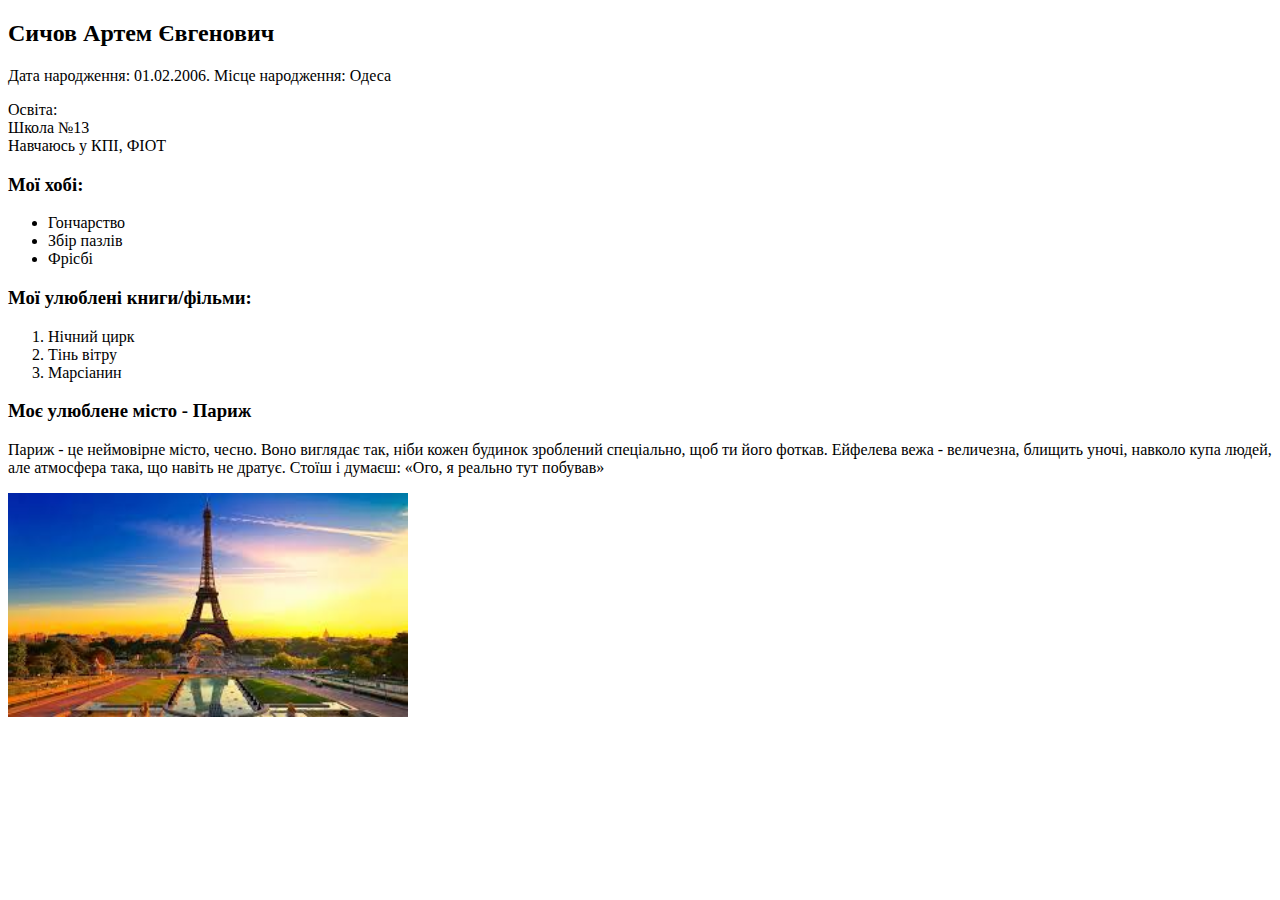
<file: Lab1/index.html>
<!DOCTYPE html>
<html lang="uk">
<head>
    <meta charset="UTF-8">
    <meta name="keywords" content="прізвище, автор, біографія, хобі">
    <meta name="description" content="Персональна сторінка студента">
    <title>Sychov Artem IS-31</title>
</head>
<body>
    <h2>Сичов Артем Євгенович</h2>

    <p>Дата народження: 01.02.2006. Місце народження: Одеса</p>

    <p>Освіта:
        <br>Школа №13
        <br>Навчаюсь у КПІ, ФІОТ
    </p>

    <h3>Мої хобі:</h3>
    <ul>
        <li>Гончарство</li>
        <li>Збір пазлів</li>
        <li>Фрісбі</li>
    </ul>

    <h3>Мої улюблені книги/фільми:</h3>
    <ol>
        <li>Нічний цирк</li>
        <li>Тінь вітру</li>
        <li>Марсіанин</li>
    </ol>

    <h3>Моє улюблене місто - Париж</h3>
    <p>Париж - це неймовірне місто, чесно. Воно виглядає так, ніби кожен будинок зроблений спеціально, щоб ти його фоткав. Ейфелева вежа - величезна, блищить уночі, навколо купа людей, але атмосфера така, що навіть не дратує. Стоїш і думаєш: «Ого, я реально тут побував»</p>

    <a href="https://uk.wikivoyage.org/wiki/%D0%9F%D0%B0%D1%80%D0%B8%D0%B6" target="_blank">
        <img src="paris.jpg" alt="Париж" width="400">
    </a>
</body>
</html>
</file>
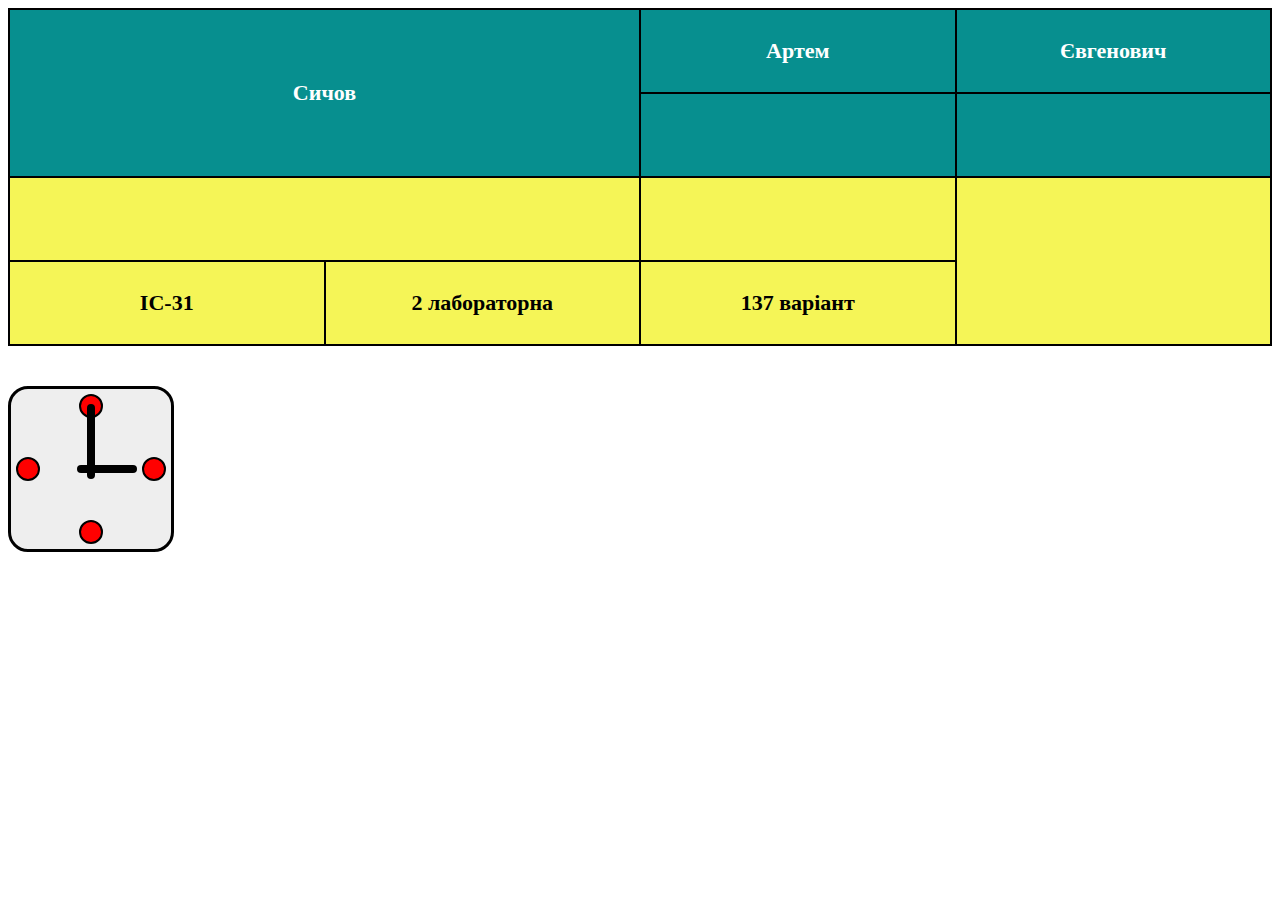
<file: Lab2/index.html>
<!DOCTYPE html>
<html lang="uk">
<head>
<meta charset="UTF-8">
<title>Sychov Artem IS-31</title>
<link rel="stylesheet" href="index.css">
</head>
<body>
<table>
    <tbody class="row1group">
        <tr>
            <td rowspan="2" colspan="2">Сичов</td>
            <td>Артем</td>
            <td>Євгенович</td>
        </tr>
        <tr>
            <td></td>
            <td></td>
        </tr>
    </tbody>

    <tbody class="row2group">
        <tr>
            <td colspan="2"></td>
            <td></td>
            <td rowspan="2"></td>
        </tr>
        <tr>
            <td>ІС-31</td>
            <td>2 лабораторна</td>
            <td>137 варіант</td>
        </tr>
    </tbody>
</table>

<div class="clock-position">
    <div class="dot top"></div>
    <div class="dot right"></div>
    <div class="dot bottom"></div>
    <div class="dot left"></div>
    <div class="hand vertical"></div>
    <div class="hand horizontal"></div>
</div>

</body>
</html>
</file>
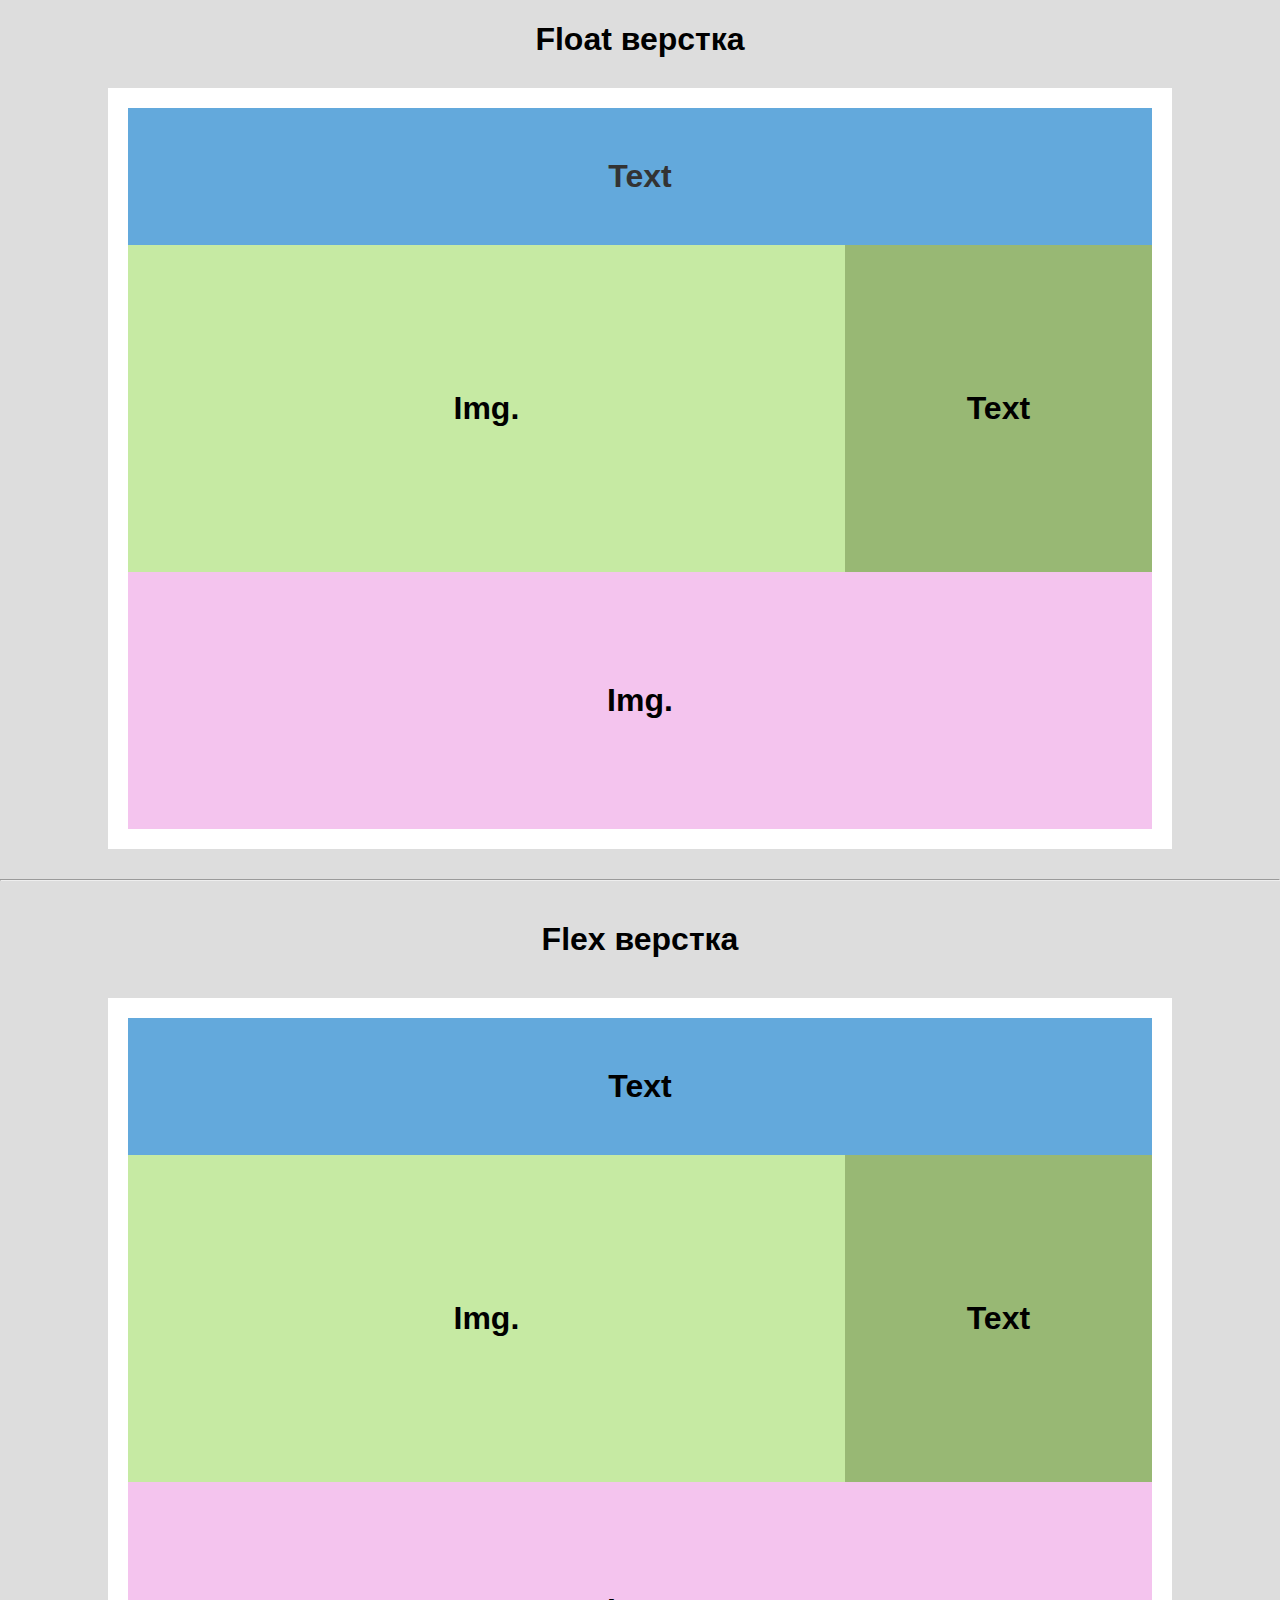
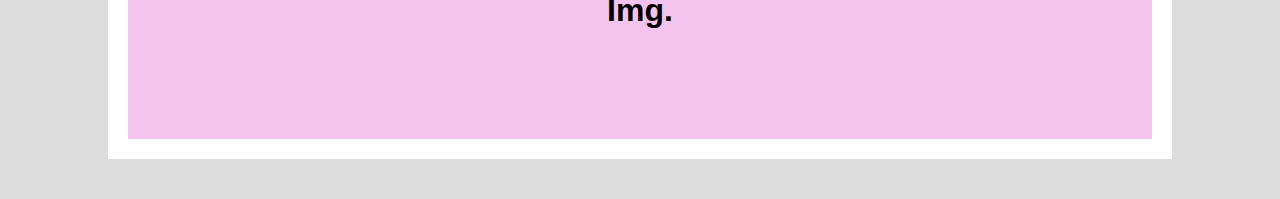
<file: Lab3/index.html>
<!DOCTYPE html>
<html lang="uk">
<head>
    <meta charset="UTF-8">
    <title>Макет сайту — Float + Flex</title>
    <link rel="stylesheet" href="index.css">
</head>
<body>

<h1 style="text-align:center;">Float верстка</h1>

<div class="wrapper">

    <div class="top-text">Text</div>

    <div class="middle">
        <div class="middle-img">Img.</div>
        <div class="middle-text">Text</div>
        <div class="clear"></div>
    </div>

    <div class="bottom-img">Img.</div>

</div>

<hr>
<h1 style="text-align:center; margin:40px 0;">Flex верстка</h1>

<div class="wrapper-flex">

    <div class="top-text-flex">Text</div>

    <div class="middle-flex">
        <div class="middle-img-flex">Img.</div>
        <div class="middle-text-flex">Text</div>
    </div>

    <div class="bottom-img-flex">Img.</div>

</div>

</body>
</html>
</file>
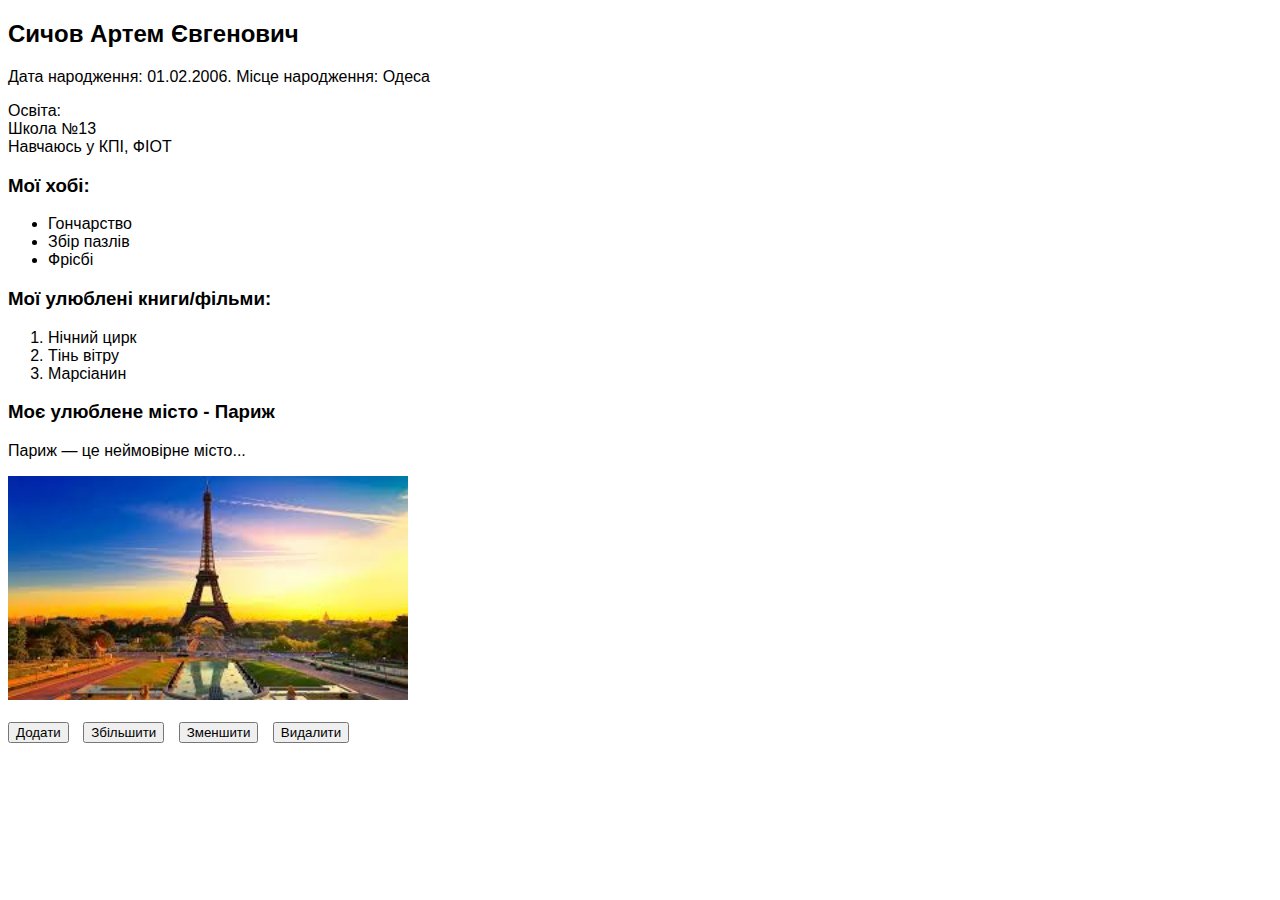
<file: Lab4/index.html>
<!DOCTYPE html>
<html lang="uk">
<head>
    <meta charset="UTF-8">
    <meta name="keywords" content="прізвище, автор, біографія, хобі">
    <meta name="description" content="Персональна сторінка студента">
    <title>Sychov Artem IS-31</title>
    <link rel="stylesheet" href="style.css">
</head>
<body>

    <h2>Сичов Артем Євгенович</h2>

    <p>Дата народження: 01.02.2006. Місце народження: Одеса</p>

    <p>
        Освіта:
        <br>Школа №13
        <br>Навчаюсь у КПІ, ФІОТ
    </p>

    <h3>Мої хобі:</h3>
    <ul>
        <li>Гончарство</li>
        <li id="el8">Збір пазлів</li>
        <li id="el9">Фрісбі</li>
    </ul>

    <h3>Мої улюблені книги/фільми:</h3>
    <ol>
        <li>Нічний цирк</li>
        <li>Тінь вітру</li>
        <li>Марсіанин</li>
    </ol>

    <h3>Моє улюблене місто - Париж</h3>
    <p>
        Париж — це неймовірне місто...
    </p>

    <a href="https://uk.wikivoyage.org/wiki/%D0%9F%D0%B0%D1%80%D0%B8%D0%B6" target="_blank">
        <img id="mainImage" src="paris.jpg" width="400">
    </a>

    <br><br>

    <button onclick="addImage()">Додати</button>
    <button onclick="increaseImage()">Збільшити</button>
    <button onclick="decreaseImage()">Зменшити</button>
    <button onclick="removeImage()">Видалити</button>

    <div id="imageContainer"></div>

    <script src="script.js"></script>
</body>
</html>
</file>
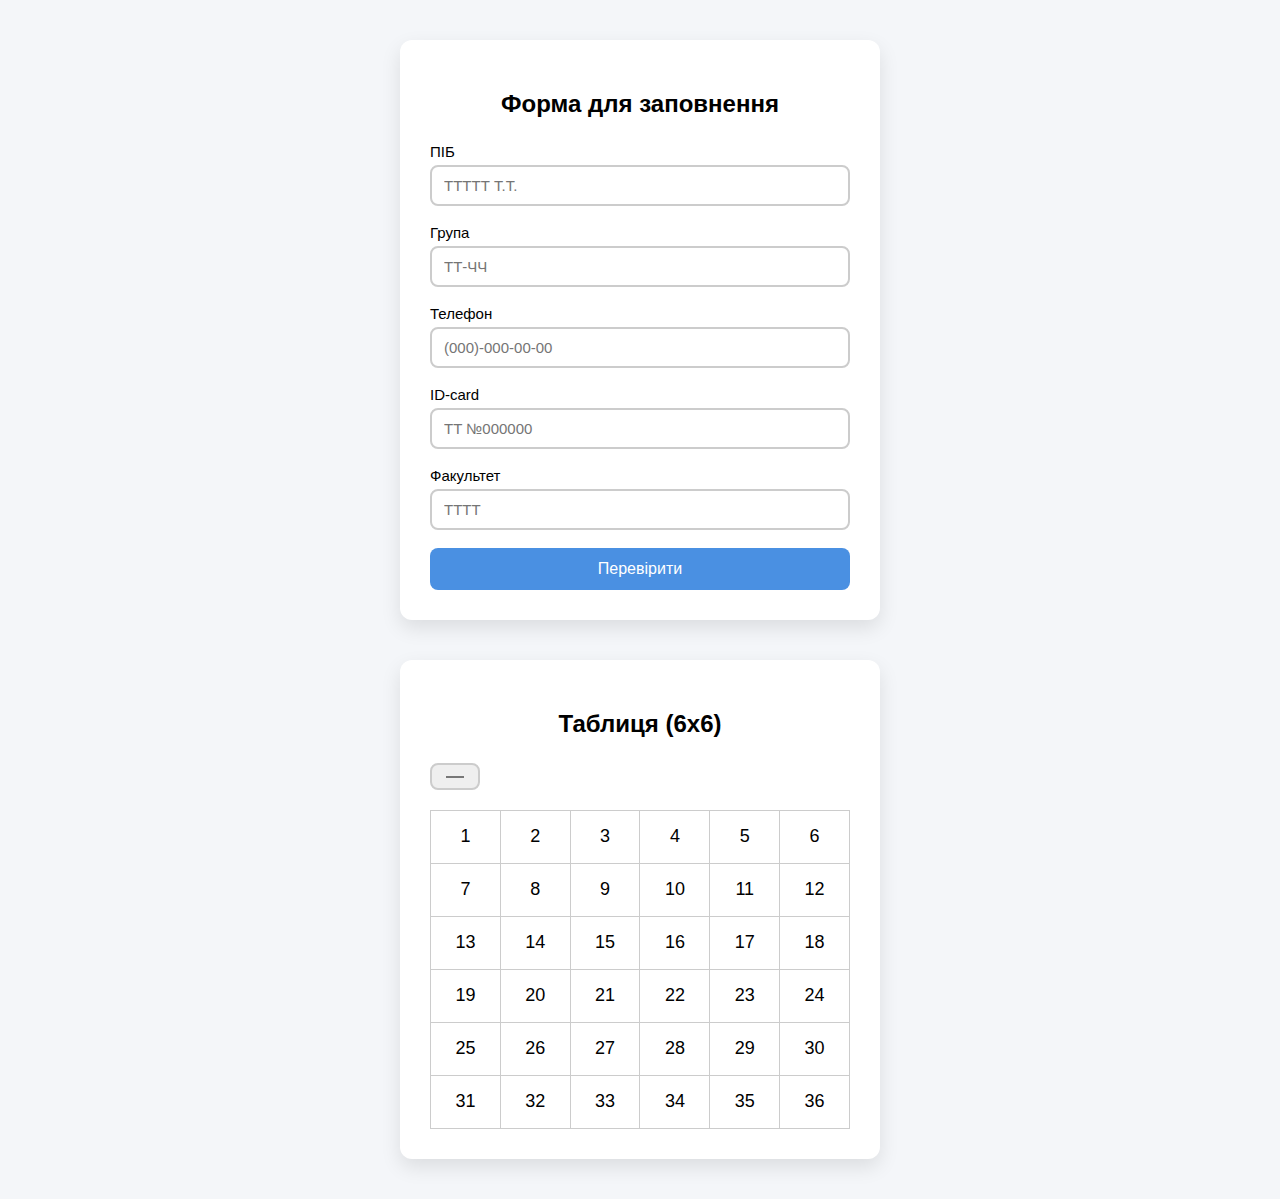
<file: Lab5/index.html>
<!DOCTYPE html>
<html lang="uk">
<head>
    <meta charset="UTF-8">
    <title>Sychov Artem IS-31</title>
    <link rel="stylesheet" href="style.css">
</head>
<body>

<div class="container">
    <h2>Форма для заповнення</h2>

    <form id="myForm">
        <div class="field">
            <label>ПІБ</label>
            <input type="text" id="pib" placeholder="ТТТТТ Т.Т.">
        </div>

        <div class="field">
            <label>Група</label>
            <input type="text" id="group" placeholder="ТТ-ЧЧ">
        </div>

        <div class="field">
            <label>Телефон</label>
            <input type="text" id="phone" placeholder="(000)-000-00-00">
        </div>

        <div class="field">
            <label>ID-card</label>
            <input type="text" id="idcard" placeholder="TT №000000">
        </div>

        <div class="field">
            <label>Факультет</label>
            <input type="text" id="faculty" placeholder="TTTT">
        </div>

        <button type="button" id="submitBtn">Перевірити</button>
    </form>
</div>


<div class="container">
    <h2>Таблиця (6х6)</h2>

    <input type="color" id="colorPicker" value="#ff0000">

    <table id="myTable"></table>
</div>

<script src="script.js"></script>
</body>
</html>
</file>
<file: Lab2/index.css>
table {
    width: 100%;
    border-collapse: collapse;
    table-layout: fixed;
    margin-bottom: 40px;
}

td {
    border: 2px solid black;
    height: 80px;
    text-align: center;
    vertical-align: middle;
    font-size: 22px;
    font-weight: bold;
    transition: 0.25s;
}

.row1group td {
    background-color: #078f8f;
    color: #ffffff;
}

.row1group:hover td {
    background-color: #ffffff;
    color: #078f8f;
}

.row2group td {
    background-color: #f5f557;
    color: #000;
}

.row2group:hover td {
    background-color: #000;
    color: #f5f557;
}

.clock-position {
    width: 160px;
    height: 160px;
    background: #eee;
    border: 3px solid black;
    border-radius: 20px;
    position: relative;
    margin-bottom: 40px;
}

.clock-position .dot {
    width: 20px;
    height: 20px;
    background: red;
    border: 2px solid black;
    border-radius: 50%;
    position: absolute;
}

.clock-position .dot.top { 
    top: 5px; 
    left: 50%; 
    transform: translateX(-50%); 
}

.clock-position .dot.right { 
    top: 50%; 
    right: 5px; 
    transform: translateY(-50%); 
}

.clock-position .dot.bottom { 
    bottom: 5px; 
    left: 50%; 
    transform: translateX(-50%); 
}

.clock-position .dot.left { 
    top: 50%; 
    left: 5px; 
    transform: translateY(-50%); 
}

.clock-position .hand {
    position: absolute;
    background: black;
    border-radius: 4px;
}

.clock-position .hand.vertical {
    width: 8px;
    height: 75px;
    top: 15px;
    left: 50%;
    transform: translateX(-50%);
}

.clock-position .hand.horizontal {
    width: 60px;
    height: 8px;
    top: 50%;
    left: 60%;
    transform: translate(-50%, -50%);
}
</file>
<file: Lab3/index.css>
body {
    margin: 0;
    padding: 0;
    font-family: Arial;
    background: #ddd;
}

.wrapper {
    width: 80%;
    margin: 30px auto;
    background: white;
    padding: 20px;
}

.top-text {
    width: 100%;
    background: #63A9DC;
    padding: 50px 0;
    text-align: center;
    font-size: 32px;
    font-weight: bold;
    color: #333;
    margin: 0;
}

.middle {
    margin: 0;
}

.middle-img {
    float: left;
    width: 70%;
    background: #C6EAA3;
    padding: 145px 0;
    text-align: center;
    font-size: 32px;
    font-weight: bold;
    margin: 0;
}

.middle-text {
    float: left;
    width: 30%;
    background: #98B874;
    padding: 145px 0;
    text-align: center;
    font-size: 32px;
    font-weight: bold;
    margin: 0;
}

.bottom-img {
    clear: both;
    background: #F4C4EE;
    padding: 110px 0;
    text-align: center;
    font-size: 32px;
    font-weight: bold;
    margin: 0;
}

.clear {
    clear: both;
}

.wrapper-flex {
    width: 80%;
    margin: 40px auto;
    background: white;
    padding: 20px;
}

.top-text-flex {
    width: 100%;
    background: #63A9DC;
    padding: 50px 0;
    text-align: center;
    font-size: 32px;
    font-weight: bold;
    margin: 0;
}

.middle-flex {
    display: flex;
    flex-direction: row;
    width: 100%;
    margin: 0;
    padding: 0;
}

.middle-img-flex {
    width: 70%;
    flex-shrink: 0;
    flex-grow: 0;
    background: #C6EAA3;
    padding: 145px 0;
    text-align: center;
    font-size: 32px;
    font-weight: bold;
}

.middle-text-flex {
    width: 30%;
    flex-shrink: 0;
    flex-grow: 0;
    background: #98B874;
    padding: 145px 0;
    text-align: center;
    font-size: 32px;
    font-weight: bold;
}

.bottom-img-flex {
    width: 100%;
    background: #F4C4EE;
    padding: 110px 0;
    text-align: center;
    font-size: 32px;
    font-weight: bold;
    margin: 0;
}
</file>
<file: Lab4/style.css>
body {
    font-family: Arial, sans-serif;
}

button {
    margin-right: 10px;
}

#imageContainer img {
    display: block;
    margin-top: 20px;
}
</file>
<file: Lab5/style.css>
body {
    margin: 0;
    background: #f4f6f9;
    font-family: Arial, sans-serif;
}

.container {
    width: 420px;
    margin: 40px auto;
    padding: 30px;
    background: #fff;
    border-radius: 12px;
    box-shadow: 0 8px 20px rgba(0,0,0,0.1);
}

h2 {
    text-align: center;
    margin-bottom: 25px;
}

.field {
    margin-bottom: 18px;
    display: flex;
    flex-direction: column;
}

label {
    margin-bottom: 5px;
    font-size: 15px;
}

input {
    padding: 10px 12px;
    border-radius: 8px;
    border: 2px solid #ccc;
    font-size: 15px;
    transition: .2s;
}

input:focus {
    border-color: #4a90e2;
}

button {
    width: 100%;
    padding: 12px;
    font-size: 16px;
    background: #4a90e2;
    color: white;
    border: none;
    border-radius: 8px;
    cursor: pointer;
    transition: .3s;
}

button:hover {
    background: #3c7dc2;
}

.error {
    border-color: #ff4b4b !important;
    background: #ffe8e8;
}

.ok {
    border-color: #4fe27a !important;
    background: #eafff1;
}

table {
    width: 100%;
    border-collapse: collapse;
    margin-top: 20px;
}

td {
    width: 50px;
    height: 50px;
    border: 1px solid #ccc;
    text-align: center;
    font-size: 18px;
    cursor: pointer;
    transition: 0.2s;
}

td:hover {
    background: #eef3ff;
}
</file>
